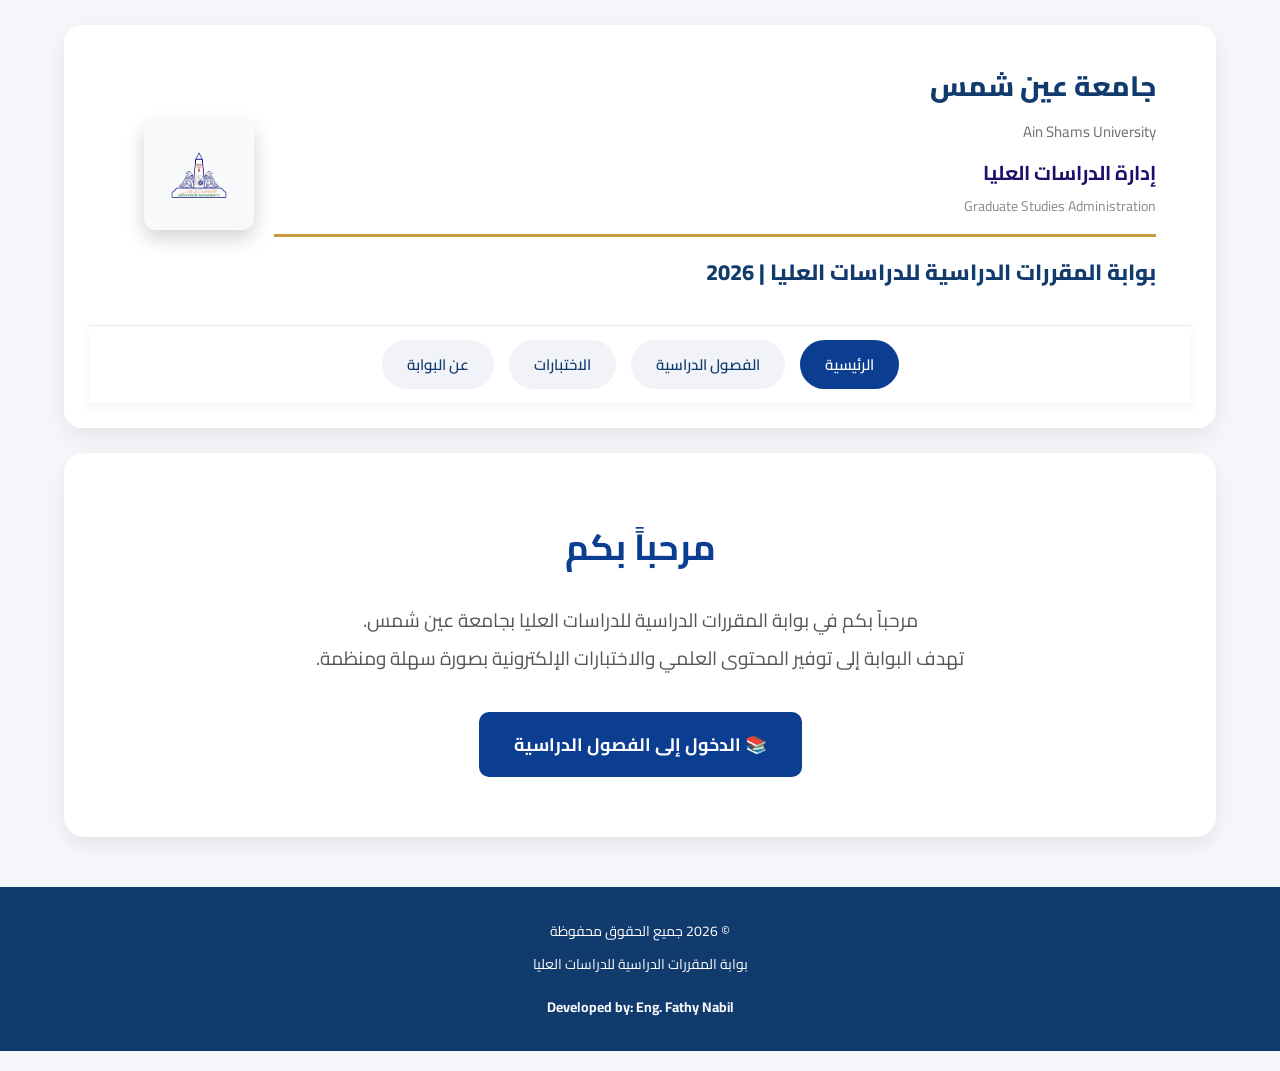
<file: index.html>
<!DOCTYPE html>
<html lang="ar" dir="rtl">

<head>

    <meta charset="UTF-8">
    <meta name="viewport" content="width=device-width, initial-scale=1.0">

    <title>بوابة المقررات الدراسية للدراسات العليا | 2026</title>

    <link rel="preconnect" href="https://fonts.googleapis.com">
    <link rel="preconnect" href="https://fonts.gstatic.com" crossorigin>

    <link href="https://fonts.googleapis.com/css2?family=Cairo:wght@300;400;600;700;800&display=swap"
        rel="stylesheet">

    <link rel="stylesheet" href="style.css">

</head>

<body>

    <div class="container">
        
       

<header class="header">

    <div class="header-content">

        <div class="header-text">

            <h2>جامعة عين شمس</h2>

            <h3>Ain Shams University</h3>

            <p>إدارة الدراسات العليا</p>

            <span>Graduate Studies Administration</span>

            <div class="line"></div>

            <h1>بوابة المقررات الدراسية للدراسات العليا | 2026</h1>

        </div>


        <div class="header-logo">

            <img src="assets/images/logo.png" alt="Ain Shams University">

        </div>

    </div>


    <nav class="navbar">

        <a href="index.html"class="active">الرئيسية</a>

        <a href="terms.html">الفصول الدراسية</a>

        <a href="quizzes.html">الاختبارات</a>

        <a href="about.html">عن البوابة</a>

    </nav>


</header>

       <section class="hero-home">

                <h2>مرحباً بكم</h2>

                <p>
                    مرحباً بكم في بوابة المقررات الدراسية للدراسات العليا بجامعة عين شمس.<br>
                    تهدف البوابة إلى توفير المحتوى العلمي والاختبارات الإلكترونية بصورة
                    سهلة ومنظمة.
                </p>

                <a href="terms.html" class="start-btn">
                    📚 الدخول إلى الفصول الدراسية
                </a>

        </section>
    </div>

<footer>

    <p>© 2026 جميع الحقوق محفوظة</p>

    <p>بوابة المقررات الدراسية للدراسات العليا</p>

    <p class="developer">
        Developed by: <strong>Eng. Fathy Nabil</strong>
    </p>

</footer>
</body>

</html>
</file>
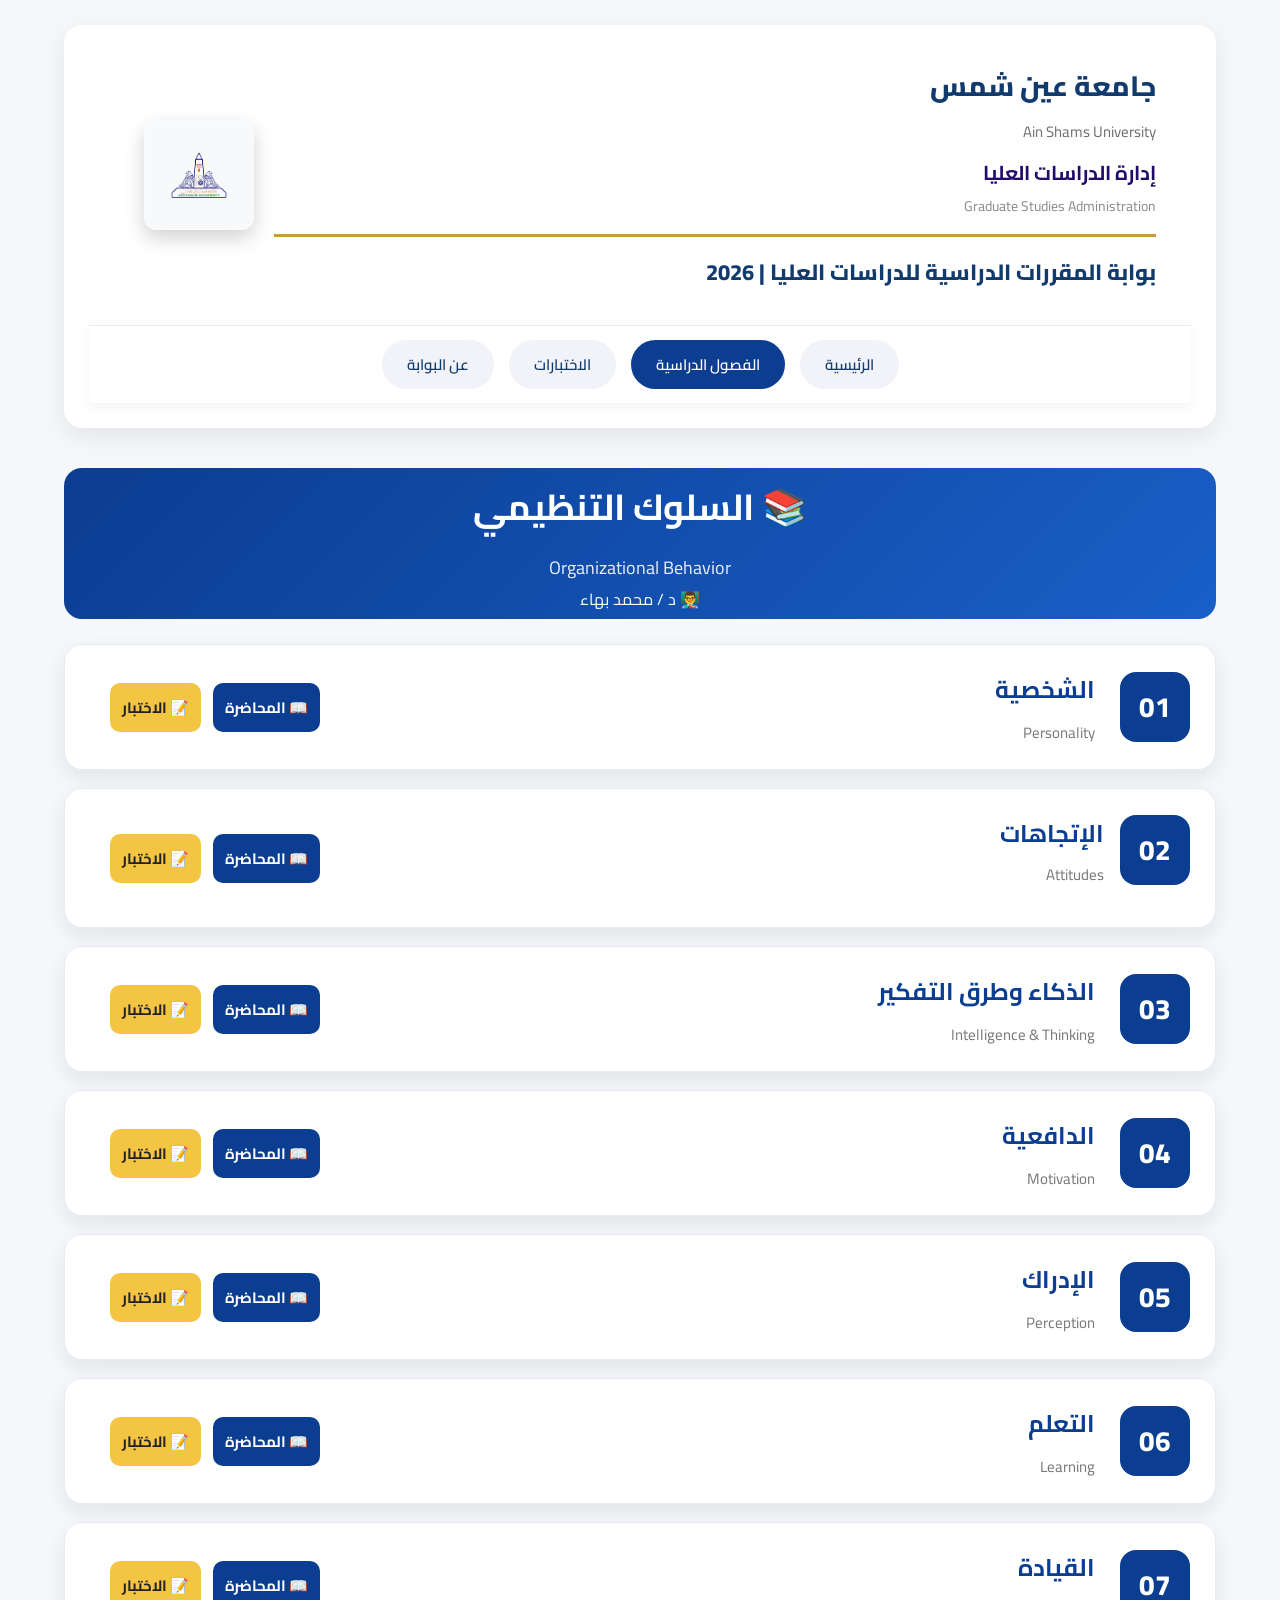
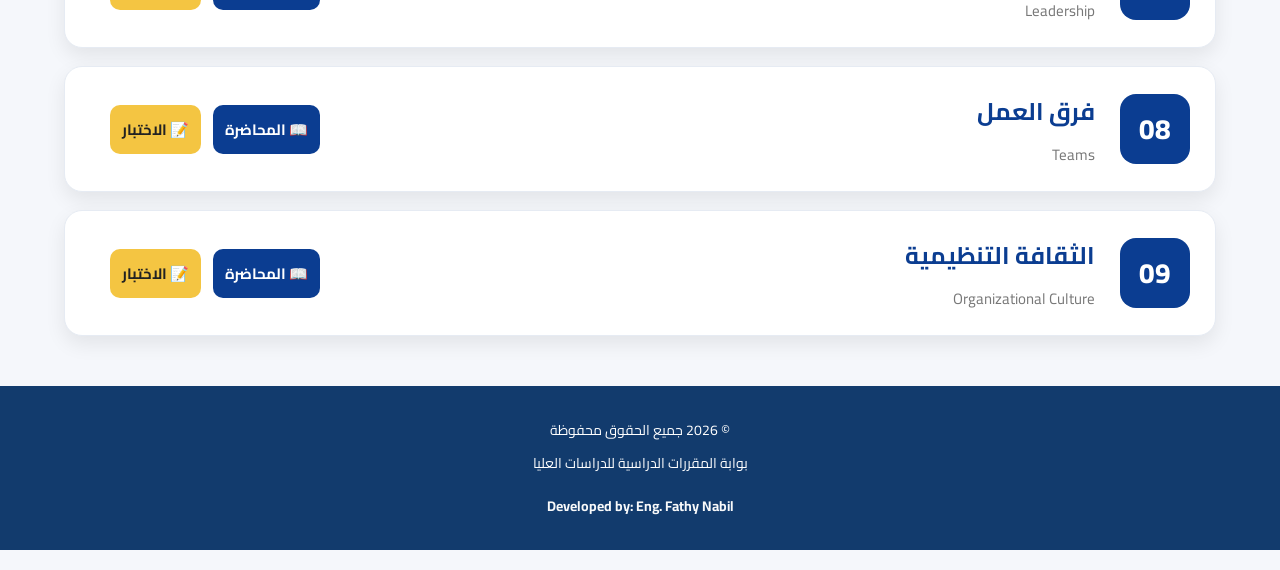
<file: ob.html>
<!DOCTYPE html>
<html lang="ar" dir="rtl">

<head>

    <meta charset="UTF-8">
    <meta name="viewport" content="width=device-width, initial-scale=1.0">

    <title>السلوك التنظيمي | بوابة المقررات الدراسية</title>

    <link rel="preconnect" href="https://fonts.googleapis.com">
    <link rel="preconnect" href="https://fonts.gstatic.com" crossorigin>

    <link href="https://fonts.googleapis.com/css2?family=Cairo:wght@300;400;600;700;800&display=swap"
        rel="stylesheet">

    <link rel="stylesheet" href="style.css">

</head>


<body>


<div class="container">


<header class="header">

    <div class="header-content">

        <div class="header-text">

            <h2>جامعة عين شمس</h2>

            <h3>Ain Shams University</h3>

            <p>إدارة الدراسات العليا</p>

            <span>Graduate Studies Administration</span>

            <div class="line"></div>

            <h1>بوابة المقررات الدراسية للدراسات العليا | 2026</h1>

        </div>


        <div class="header-logo">

            <img src="assets/images/logo.png" alt="Ain Shams University">

        </div>

    </div>


    <nav class="navbar">

        <a href="index.html">الرئيسية</a>

        <a href="terms.html" class="active">الفصول الدراسية</a>

        <a href="quizzes.html">الاختبارات</a>

        <a href="about.html">عن البوابة</a>

    </nav>


</header>



<main class="course-page">

<section class="course-banner">

    <h1>📚 السلوك التنظيمي</h1>

    <h2>Organizational Behavior</h2>

    <p class="course-doctor">
        👨‍🏫 د / محمد بهاء
    </p>

</section>

<section class="chapters-container">

<div class="chapter-card">

    <div class="chapter-number">01</div>

    <div class="chapter-content">
        <h3>الشخصية</h3>
        <p>Personality</p>
    </div>

    <div class="chapter-actions">
        <a href="assets/pdf/ob/ch1.pdf" target="_blank" class="study-btn">📖 المحاضرة</a>
        <a href="https://forms.gle/ivqdMfSQ8qdN1Lbs5" target="_blank" class="exam-btn">📝 الاختبار </a>

    </div>

</div>

<div class="chapter-card">

    <div class="chapter-top">

        <span class="chapter-number">02</span>

        <div class="chapter-title">

            <h3>الإتجاهات</h3>

            <p>Attitudes</p>

        </div>

    </div>

    <div class="chapter-actions">
        <a href="assets/pdf/ob/ch2.pdf" target="_blank" class="study-btn">📖 المحاضرة</a>
        <a href="https://forms.gle/GEihJ6J3zWGhhs5w6" target="_blank" class="exam-btn">📝 الاختبار </a>
    </div>

</div>

<div class="chapter-card">

    <div class="chapter-number">03</div>

    <div class="chapter-content">
        <h3>الذكاء وطرق التفكير</h3>
        <p>Intelligence & Thinking</p>
    </div>

    <div class="chapter-actions">
        <a href="assets/pdf/ob/ch3.pdf" target="_blank" class="study-btn">📖 المحاضرة</a>
        <a href="https://forms.gle/hsd3jBK8pvMdKmKX9" target="_blank" class="exam-btn">📝 الاختبار </a>
    </div>

</div>

<div class="chapter-card">

    <div class="chapter-number">04</div>

    <div class="chapter-content">
        <h3>الدافعية</h3>
        <p>Motivation</p>
    </div>

    <div class="chapter-actions">
        <a href="#" class="study-btn">📖 المحاضرة</a>
        <a href="#" class="exam-btn">📝 الاختبار</a>
    </div>

</div>

<div class="chapter-card">

    <div class="chapter-number">05</div>

    <div class="chapter-content">
        <h3>الإدراك</h3>
        <p>Perception</p>
    </div>

    <div class="chapter-actions">
        <a href="#" class="study-btn">📖 المحاضرة</a>
        <a href="#" class="exam-btn">📝 الاختبار</a>
    </div>

</div>

<div class="chapter-card">

    <div class="chapter-number">06</div>

    <div class="chapter-content">
        <h3>التعلم</h3>
        <p>Learning</p>
    </div>

    <div class="chapter-actions">
        <a href="#" class="study-btn">📖 المحاضرة</a>
        <a href="#" class="exam-btn">📝 الاختبار</a>
    </div>

</div>

<div class="chapter-card">

    <div class="chapter-number">07</div>

    <div class="chapter-content">
        <h3>القيادة</h3>
        <p>Leadership</p>
    </div>

    <div class="chapter-actions">
        <a href="#" class="study-btn">📖 المحاضرة</a>
        <a href="#" class="exam-btn">📝 الاختبار</a>
    </div>

</div>

<div class="chapter-card">

    <div class="chapter-number">08</div>

    <div class="chapter-content">
        <h3>فرق العمل</h3>
        <p>Teams</p>
    </div>

    <div class="chapter-actions">
        <a href="#" class="study-btn">📖 المحاضرة</a>
        <a href="#" class="exam-btn">📝 الاختبار</a>
    </div>

</div>

<div class="chapter-card">

    <div class="chapter-number">09</div>

    <div class="chapter-content">
        <h3>الثقافة التنظيمية</h3>
        <p>Organizational Culture</p>
    </div>

    <div class="chapter-actions">
        <a href="#" class="study-btn">📖 المحاضرة</a>
        <a href="#" class="exam-btn">📝 الاختبار</a>
    </div>

</div>

</section>


</main>



</div>



<footer>

    <p>© 2026 جميع الحقوق محفوظة</p>

    <p>بوابة المقررات الدراسية للدراسات العليا</p>

    <p class="developer">
        Developed by: <strong>Eng. Fathy Nabil</strong>
    </p>

</footer>



</body>

</html>
</file>
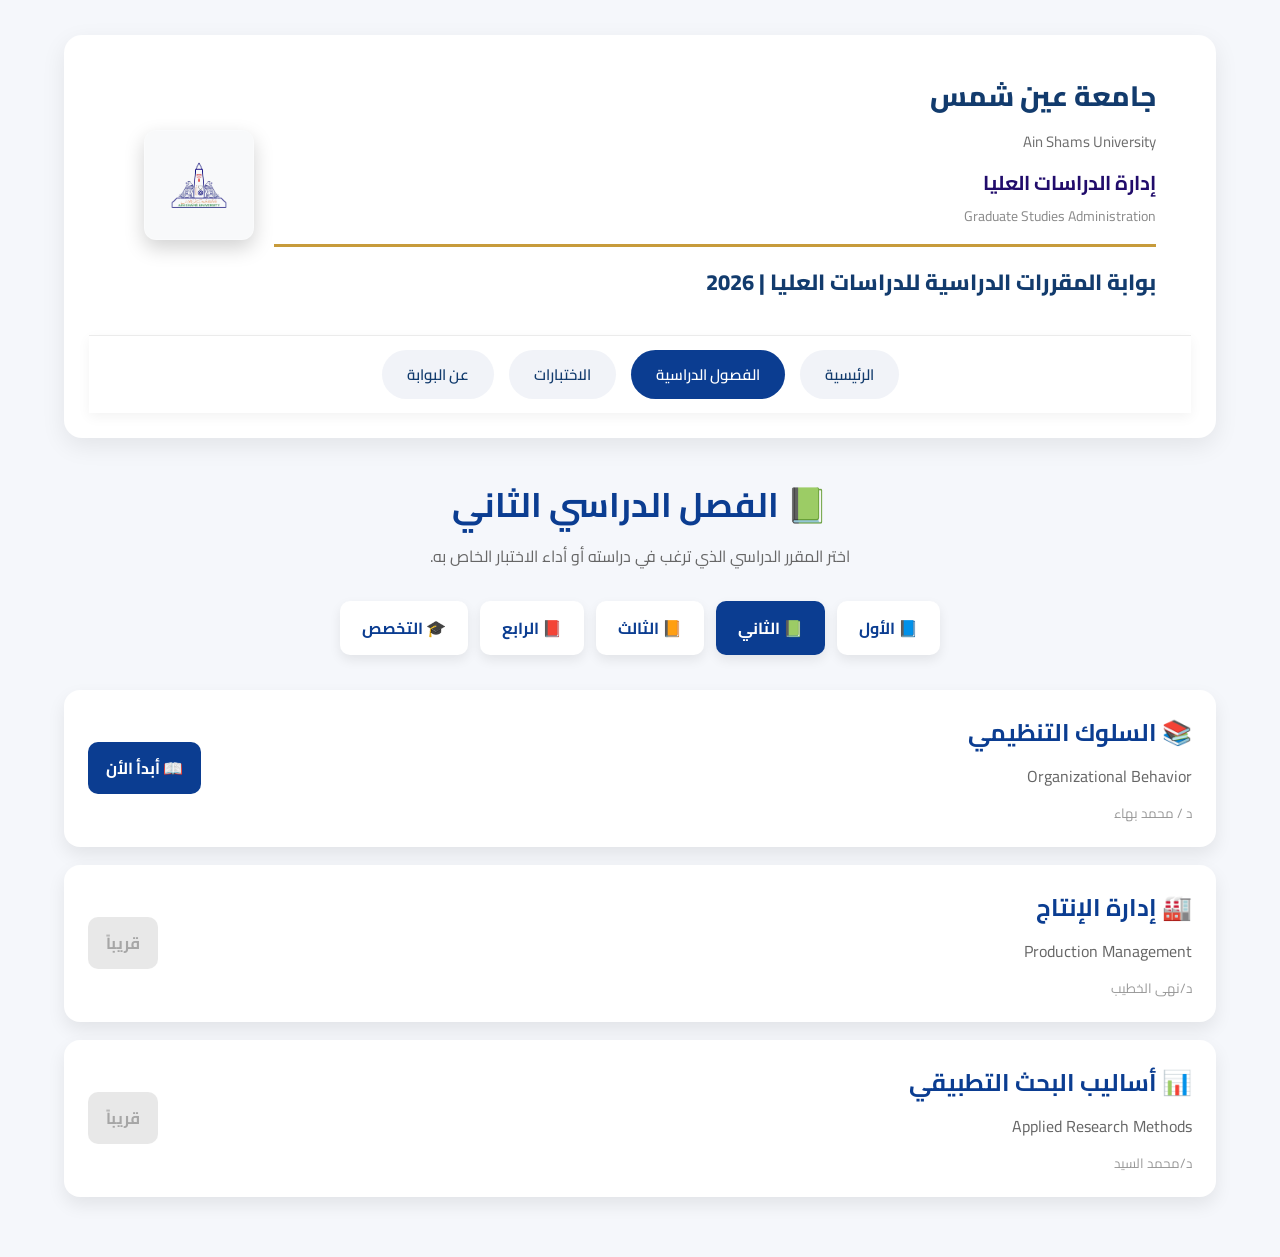
<file: term2.html>
<!DOCTYPE html>
<html lang="ar" dir="rtl">

<head>

    <meta charset="UTF-8">
    <meta name="viewport" content="width=device-width, initial-scale=1.0">

    <title>بوابة المقررات الدراسية للدراسات العليا | 2026</title>

    <section class="page-title">


</section>

    <link rel="preconnect" href="https://fonts.googleapis.com">
    <link rel="preconnect" href="https://fonts.gstatic.com" crossorigin>

    <link href="https://fonts.googleapis.com/css2?family=Cairo:wght@300;400;600;700;800&display=swap"
        rel="stylesheet">

    <link rel="stylesheet" href="style.css">

</head>

<body>

    <div class="container">

      <header class="header">

    <div class="header-content">

        <div class="header-text">

            <h2>جامعة عين شمس</h2>

            <h3>Ain Shams University</h3>

            <p>إدارة الدراسات العليا</p>

            <span>Graduate Studies Administration</span>

            <div class="line"></div>

            <h1>بوابة المقررات الدراسية للدراسات العليا | 2026</h1>

        </div>

        <div class="header-logo">

            <img src="assets/images/logo.png" alt="Ain Shams University">

        </div>

    </div>

    <nav class="navbar">

        <a href="index.html">الرئيسية</a>

        <a href="terms.html"class="active">الفصول الدراسية</a>

        <a href="quizzes.html">الاختبارات</a>

        <a href="about.html">عن البوابة</a>

    </nav>

</header> 

 <section class="page-title">

    <h2>📗 الفصل الدراسي الثاني</h2>

    <p>
        اختر المقرر الدراسي الذي ترغب في دراسته أو أداء الاختبار الخاص به.
    </p>

</section>

<section class="semester-tabs">

    <a href="term1.html">📘 الأول</a>

    <a href="term2.html" class="active">📗 الثاني</a>

    <a href="term3.html">📙 الثالث</a>

    <a href="term4.html">📕 الرابع</a>

    <a href="specialization.html">🎓 التخصص</a>

</section>

<section class="subjects">

<div class="subject-card" onclick="location.href='ob.html'">

        <div class="subject-info">

            <h3>📚 السلوك التنظيمي</h3>

            <p>Organizational Behavior</p>

            <small>د / محمد بهاء</small>

        </div>

        <div class="subject-buttons">

            <a href="ob.html" class="study-btn">
                📖 أبدأ الأن
            </a>


        </div>

    </div>

    <div class="subject-card">

        <div class="subject-info">

            <h3>🏭 إدارة الإنتاج</h3>

            <p>Production Management</p>

            <small>د/نهى الخطيب</small>

        </div>

        <div class="subject-buttons">

            <a href="#" class="study-btn disabled">
                قريباً
            </a>


        </div>

    </div>

    <div class="subject-card">

        <div class="subject-info">

            <h3>📊 أساليب البحث التطبيقي</h3>

            <p>Applied Research Methods</p>

            <small>د/محمد السيد</small>

        </div>

        <div class="subject-buttons">

            <a href="#" class="study-btn disabled">
                قريباً
            </a>


        </div>

    </div>

</section>


</section>

    </div>

</body>

</html>
</file>
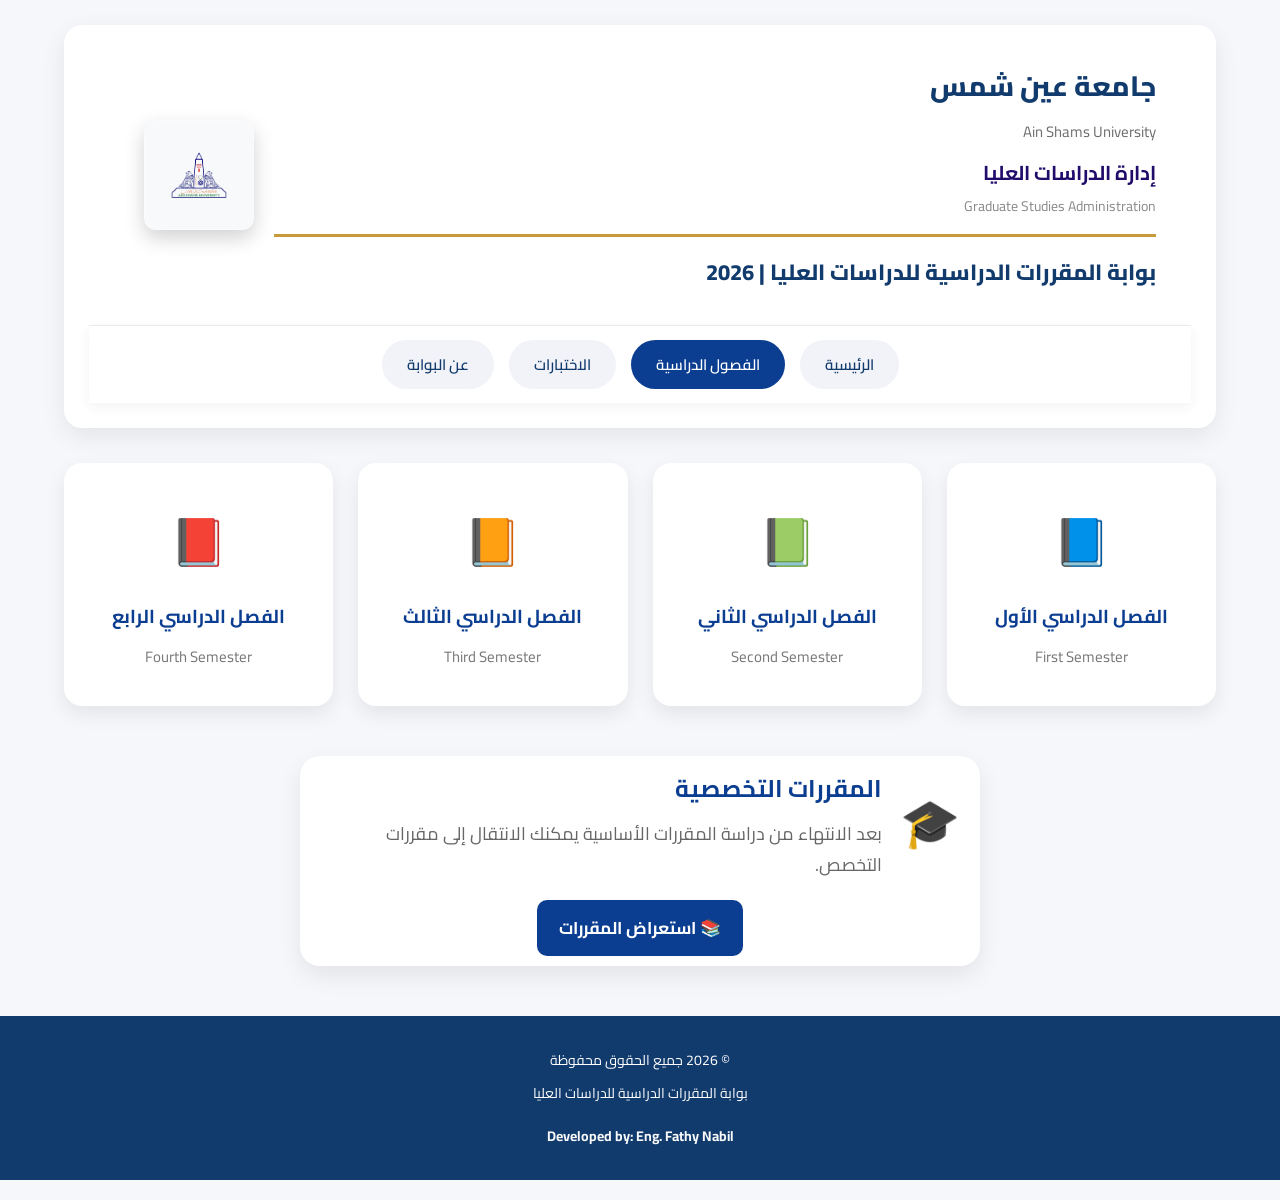
<file: terms.html>
<!DOCTYPE html>
<html lang="ar" dir="rtl">

<head>

    <meta charset="UTF-8">
    <meta name="viewport" content="width=device-width, initial-scale=1.0">

    <title>بوابة المقررات الدراسية للدراسات العليا | 2026</title>

    <link rel="preconnect" href="https://fonts.googleapis.com">
    <link rel="preconnect" href="https://fonts.gstatic.com" crossorigin>

    <link href="https://fonts.googleapis.com/css2?family=Cairo:wght@300;400;600;700;800&display=swap"
        rel="stylesheet">

    <link rel="stylesheet" href="style.css">

</head>

<body>

    <div class="container">
        
       

<header class="header">

    <div class="header-content">

        <div class="header-text">

            <h2>جامعة عين شمس</h2>

            <h3>Ain Shams University</h3>

            <p>إدارة الدراسات العليا</p>

            <span>Graduate Studies Administration</span>

            <div class="line"></div>

            <h1>بوابة المقررات الدراسية للدراسات العليا | 2026</h1>

        </div>


        <div class="header-logo">

            <img src="assets/images/logo.png" alt="Ain Shams University">

        </div>

    </div>


    <nav class="navbar">

        <a href="index.html">الرئيسية</a>

        <a href="terms.html"class="active">الفصول الدراسية</a>

        <a href="quizzes.html">الاختبارات</a>

        <a href="about.html">عن البوابة</a>

    </nav>


</header>
<section class="terms-grid">

    <a href="term1.html" class="term-card">

        <span>📘</span>

        <h3>الفصل الدراسي الأول</h3>

        <p>First Semester</p>

    </a>

    <a href="term2.html" class="term-card">

        <span>📗</span>

        <h3>الفصل الدراسي الثاني</h3>

        <p>Second Semester</p>

    </a>

    <a href="term3.html" class="term-card">

        <span>📙</span>

        <h3>الفصل الدراسي الثالث</h3>

        <p>Third Semester</p>

    </a>

    <a href="term4.html" class="term-card">

        <span>📕</span>

        <h3>الفصل الدراسي الرابع</h3>

        <p>Fourth Semester</p>

    </a>

</section>

<section class="specialization-section">

  <a href="specialization.html" class="specialization-card">

    <div class="special-header">

        <div class="special-icon">
            🎓
        </div>

        <div>

            <h2>المقررات التخصصية</h2>

            <p>
                بعد الانتهاء من دراسة المقررات الأساسية
                يمكنك الانتقال إلى مقررات التخصص.
            </p>

        </div>

    </div>

    <button class="special-btn">
        📚 استعراض المقررات
    </button>

</a>
</section>

    </div>

<footer>

    <p>© 2026 جميع الحقوق محفوظة</p>

    <p>بوابة المقررات الدراسية للدراسات العليا</p>

    <p class="developer">
        Developed by: <strong>Eng. Fathy Nabil</strong>
    </p>

</footer>
</body>

</html>
</file>
<file: style.css>
/* ==========================================
   Reset
========================================== */

*{
    margin:0;
    padding:0;
    box-sizing:border-box;
}

body{
    font-family:"Cairo",sans-serif;
    direction:rtl;
    background:#eef2f7;
    color:#333;
}

.container{
    width:90%;
    max-width:1100px;
    margin:30px auto;
}

/* ==========================================
   Header
========================================== */

.header{

    background:linear-gradient(135deg,#0B3D91,#174D87);

    border-radius:20px;

    overflow:hidden;

    box-shadow:0 12px 30px rgba(0,0,0,.18);

}

.header-content{

    height:250px;

    padding:20px 35px;

    display:flex;

    justify-content:space-between;

    align-items:center;

    color:#210c6b;

}

.header-text{

    flex:1;

}

.header-text h2{

    font-size:32px;

    font-weight:800;

    margin-bottom:4px;

}

.header-text h3{

    font-size:15px;

    font-weight:400;

    opacity:.85;

}

.header-text p{

    margin-top:10px;

    font-size:20px;

    font-weight:700;

}

.header-text span{

    display:block;

    font-size:14px;

    opacity:.85;

    margin-top:2px;

}

.header-text h1{

    margin-top:18px;

    font-size:24px;

    font-weight:800;

    line-height:1.6;

}

.portal-year{

    display:block;

    margin-top:8px;

    font-size:15px;

    opacity:.9;

    letter-spacing:.5px;

}

.header-logo{

    width:150px;

    display:flex;

    justify-content:center;

    align-items:center;

}

.header-logo img{

    width:90px;

    background:#f8f9fa;

    padding:10px;

    border-radius:12px;

    border:1px solid rgba(255,255,255,.25);

    box-shadow:0 8px 20px rgba(0,0,0,.18);

    transition:.3s;
}

.header-logo img:hover{

    transform:scale(1.05);

}
/* ==========================================
   Navigation
========================================== */

.navbar{

    background:#ffffff;

    display:flex;

    justify-content:center;

    align-items:center;

    gap:15px;

    padding:14px 20px;

    border-top:1px solid rgba(0,0,0,.08);

    box-shadow:0 4px 12px rgba(0,0,0,.05);

}

.navbar a{

    text-decoration:none;

    color:#0B3D91;

    font-size:15px;

    font-weight:700;

    padding:10px 18px;

    border-radius:8px;

    transition:all .3s ease;

}

.navbar a:hover{

    background:#0B3D91;

    color:#ffffff;

}

.navbar a.active{

    background:#0B3D91;

    color:#ffffff;

}

/* ==========================================
   Courses
========================================== */

.courses{

    margin-top:25px;

    background:#fff;

    border-radius:20px;

    padding:30px;

    box-shadow:0 8px 20px rgba(0,0,0,.08);

}

.courses h2{

    color:#0B3D91;

    font-size:30px;

    font-weight:800;

    margin-bottom:25px;

}

.course{

    display:flex;

    justify-content:space-between;

    align-items:center;

    text-decoration:none;

    color:#333;

    padding:14px 18px;

    border-bottom:1px solid #ececec;

    transition:.25s;

}

.course:last-child{

    border-bottom:none;

}

.course:hover{

    background:#f7fbff;

    border-radius:12px;

}

.course h3{

    font-size:20px;

    margin-bottom:5px;

}

.course p{

    color:#777;

    font-size:14px;

}

.course span{

    background:#0B3D91;

    color:#fff;

    padding:10px 22px;

    border-radius:8px;

    font-size:15px;

    font-weight:700;

}

.course:hover span{

    background:#F4C542;

    color:#0B3D91;

}

.disabled{

    opacity:.65;

}

.disabled span{

    background:#999;

}

/* ==========================================
   Footer
========================================== */

footer{

    margin:30px 0 20px;

    text-align:center;

    color:#666;

    font-size:14px;

    line-height:2;

}

footer p{

    margin:4px 0;

}

footer .developer{

    color:#f8f9fa;

    font-weight:700;

}

/* ==========================================
   Responsive
========================================== */

@media(max-width:768px){

.header-content{

    height:auto;

    flex-direction:column-reverse;

    text-align:center;

    padding:25px;

}

.header-logo{

    width:auto;

}

.header-logo img{

    width:75px;

}



.header-text h2{

    font-size:26px;

}

.header-text h1{

    font-size:20px;

}

.navbar{

    flex-wrap:wrap;

    gap:8px;

}

.course{

    flex-direction:column;

    text-align:center;

    gap:15px;

}

}
/* ==========================================
   Home Page
========================================== */

.hero-home{

    background:#fff;

    margin-top:25px;

    padding:60px 40px;

    border-radius:20px;

    text-align:center;

    box-shadow:0 8px 20px rgba(0,0,0,.08);

}

.hero-home h2{

    color:#0B3D91;

    font-size:36px;

    margin-bottom:20px;

}

.hero-home p{

    max-width:700px;

    margin:0 auto 35px;

    font-size:19px;

    line-height:2;

    color:#555;

}

.start-btn{

    display:inline-block;

    background:#0B3D91;

    color:#fff;

    text-decoration:none;

    padding:16px 35px;

    border-radius:10px;

    font-size:18px;

    font-weight:700;

    transition:.3s;

}

.start-btn:hover{

    background:#F4C542;

    color:#0B3D91;

}

/* =========================
   General
========================= */

* {
    box-sizing: border-box;
}

body {
    margin: 0;
    padding: 0;
    font-family: "Cairo", sans-serif;
    background: #f5f7fb;
    color: #222;
}


.container {
    width: 90%;
    max-width: 1200px;
    margin: auto;
}



/* =========================
   Header
========================= */

.header {
    background: white;
    margin-top: 25px;
    border-radius: 18px;
    padding: 25px;
    box-shadow: 0 8px 25px rgba(0,0,0,.08);
}


.header-content {

    display: flex;
    align-items: center;
    justify-content: space-between;

}


.header-text {
    text-align: right;
}


.header-text h2 {

    margin: 0;
    font-size: 28px;
    color: #123b6d;

}


.header-text h3 {

    margin: 5px 0;
    color: #555;

}


.header-text p {

    margin: 8px 0 0;
    font-weight: 700;

}


.header-text span {

    color:#777;

}



.line {

    height: 3px;
    width: 100%;
    background:#c79b3b;
    margin:15px 0;

}



.header-text h1 {

    font-size: 22px;
    color:#123b6d;

}



.header-logo img {

    width:110px;

}



/* =========================
   Navbar
========================= */

.navbar {

    margin-top:25px;
    display:flex;
    justify-content:center;
    gap:15px;
    flex-wrap:wrap;

}



.navbar a {

    text-decoration:none;
    padding:10px 25px;
    border-radius:25px;
    color:#123b6d;
    background:#f1f3f8;
    font-weight:600;

}



.navbar a:hover,
.navbar .active {

    background:#123b6d;
    color:white;

}



/* =========================
   Course Page
========================= */


.course-page {

    margin-top:40px;

}



.course-title {

    background:white;
    padding:5px 25px;
    border-radius:15px;
    text-align:Right;

    box-shadow:0 5px 15px rgba(0,0,0,.06);

}


.course-title h1 {

    font-size:18px;
    margin:5 0 3px;
    color:#123b6d;

}


.course-title h2 {

    font-size:14px;
    margin:0 0 5px;
    color:#777;

}


.course-title p {

    margin:0;
    font-size:15px;
    font-weight:700;
    color:#333;

}



.divider {

    height:2px;
    background:#c79b3b;
    margin:35px 0;

}



/* =========================
   Chapters
========================= */


.chapter {

    background:white;
    padding:25px;
    margin-bottom:25px;
    border-radius:15px;

    box-shadow:
    0 6px 18px rgba(0,0,0,.06);

}



.chapter h2 {

    margin:0;
    color:#123b6d;

}



.chapter h3 {

    margin:10px 0 20px;
    color:#555;

}



.buttons {

    display:flex;
    gap:15px;
    flex-wrap:wrap;

}



.buttons a {

    text-decoration:none;
    padding:12px 25px;
    border-radius:30px;
    font-weight:700;
    transition:.3s;

}



/* Study Button */

.study-btn {

    background:#123b6d;
    color:white;

}



.study-btn:hover {

    background:#0d294c;

}



/* Exam Button */

.exam-btn {

    background:#c79b3b;
    color:white;

}



.exam-btn:hover {

    background:#a87f25;

}



/* =========================
   Footer
========================= */


footer {

    margin-top:50px;
    background:#123b6d;
    color:white;
    text-align:center;
    padding:25px;

}



footer p {

    margin:5px;

}



.developer {

    margin-top:15px;

}



/* =========================
   Mobile
========================= */


@media(max-width:700px){


.header-content {

    flex-direction:column-reverse;
    text-align:center;

}


.header-text {

    text-align:center;

}


.header-text h1 {

    font-size:18px;

}



.header-logo img {

    width:90px;

}


.buttons {

    flex-direction:column;

}


.buttons a {

    text-align:center;

}


}

.chapters-grid {

    display:grid;
    grid-template-columns:repeat(3, 1fr);
    gap:20px;

}



.chapter-card{

    background:#fff;

    border:1px solid #e6ebf3;

    border-radius:18px;

    padding:18px;

    box-shadow:0 4px 12px rgba(0,0,0,.05);

    transition:.3s;

}

.chapter-card:hover{

    transform:translateY(-4px);

    box-shadow:0 10px 24px rgba(0,0,0,.08);

}

.chapter-top{

    display:flex;

    align-items:center;

    gap:16px;

    margin-bottom:16px;

}

.chapter-number{

    width:50px;

    height:50px;

    border-radius:12px;

    background:#0B3D91;

    color:#fff;

    display:flex;

    justify-content:center;

    align-items:center;

    font-size:22px;

    font-weight:800;

    flex-shrink:0;

}

.chapter-title h3{

    margin:0;

    color:#0B3D91;

    font-size:24px;

}

.chapter-title p{

    margin-top:4px;

    color:#777;

    font-size:15px;

}

.chapter-actions{

    display:flex;

    gap:8px;

    width:230px;

}

.chapter-actions a{

    padding:10px 12px;

    font-size:15px;

}
.chapter-card{

    min-height:120px;
    padding:14px 18px;

}

@media(max-width:900px){

.chapters-grid{
    grid-template-columns:repeat(2,1fr);
}

}


@media(max-width:600px){

.chapters-grid{
    grid-template-columns:1fr;
}

}
/*==========================================
TERMS PAGE
==========================================*/

.terms-grid{

    display:grid;

    grid-template-columns:repeat(auto-fit,minmax(260px,1fr));

    gap:25px;

    margin:35px 0 50px;

}

.term-card{

    background:#fff;

    text-decoration:none;

    color:#333;

    border-radius:18px;

    padding:35px 25px;

    text-align:center;

    box-shadow:0 8px 20px rgba(0,0,0,.08);

    transition:.3s;

}

.term-card:hover{

    transform:translateY(-8px);

    box-shadow:0 15px 30px rgba(0,0,0,.12);

}

.term-card span{

    font-size:46px;

    display:block;

    margin-bottom:15px;

}

.term-card h3{

    color:#0B3D91;

    margin-bottom:8px;

}

.term-card p{

    color:#777;

    font-size:15px;

}
/*==========================================
SPECIALIZATION
==========================================*/

.specialization-section{

    margin:35px 0 30px;

}

.specialization-card{


    display:block;

    max-width:680px;

    margin:auto;

    background:#ffffff;

    text-decoration:none;

    color:inherit;

    text-align:center;

    padding:10px 20px;

    border-radius:20px;

    box-shadow:0 10px 25px rgba(0,0,0,.08);

    transition:.35s;

}

.specialization-card:hover{

    transform:translateY(-6px);

    box-shadow:0 18px 35px rgba(0,0,0,.12);

}

.special-icon{

    font-size:30px;

    margin-bottom:3px;

}

.specialization-card h2{

    color:#0B3D91;

    font-size:24px;

    margin-bottom:8px;

}

.specialization-card p{

    color:#666;

    font-size:18px;

    line-height:2;

    margin-bottom:18px;

}

.specialization-card small{

    display:block;

    color:#888;

    font-size:14px;

    margin-bottom:15px;

}

.special-btn{

    background:#0B3D91;

    color:#fff;

    border:none;

    padding:12px 22px;

    border-radius:10px;

    font-family:'Cairo',sans-serif;

    font-size:17px;

    font-weight:700;

    cursor:pointer;

    transition:.3s;

}

.special-btn:hover{

    background:#F4C542;

    color:#0B3D91;

}
.special-header{

    display:flex;

    align-items:center;

    gap:18px;

    margin-bottom:20px;

    text-align:right;

}

.special-icon{

    font-size:48px;

    flex-shrink:0;

}

.special-header h2{

    margin-bottom:8px;

    color:#0B3D91;

}

.special-header p{

    margin:0;

    color:#666;

    line-height:1.7;

}
/*==========================
Semester Tabs
==========================*/

.semester-tabs{

    display:flex;

    justify-content:center;

    gap:12px;

    flex-wrap:wrap;

    margin:30px 0;

}

.semester-tabs a{

    background:#ffffff;

    color:#0B3D91;

    text-decoration:none;

    padding:12px 22px;

    border-radius:10px;

    font-weight:700;

    transition:.3s;

    box-shadow:0 5px 12px rgba(0,0,0,.08);

}

.semester-tabs a:hover{

    background:#0B3D91;

    color:#fff;

}

.semester-tabs .active{

    background:#0B3D91;

    color:#fff;

}

/*==========================
Subjects
==========================*/

.subjects{

    margin:35px 0 60px;

}

.subject-card{

    background:#fff;

    border-radius:16px;

    padding:20px 24px;

    margin-bottom:18px;

    display:flex;

    justify-content:space-between;

    align-items:center;

    box-shadow:0 8px 18px rgba(0,0,0,.08);

}

.subject-info h3{

    color:#0B3D91;

    margin-bottom:6px;

        font-size:24px;

}

.subject-info p{

    color:#666;

    margin-bottom:6px;

}

.subject-info small{

    color:#999;

}

.subject-buttons{

    display:flex;

    gap:12px;

}

.study-btn,
.exam-btn{

    text-decoration:none;

    padding:10px 18px;

    border-radius:8px;

    font-weight:700;

    transition:.3s;

}

.study-btn{

    background:#0B3D91;

    color:#fff;

}

.exam-btn{

    background:#F4C542;

    color:#222;

}

.study-btn:hover{

    background:#082d69;

}

.exam-btn:hover{

    background:#d8ac2f;

}

.disabled{

    background:#ddd !important;

    color:#777 !important;

    pointer-events:none;

}

/*==========================================
NEW CHAPTER CARD
==========================================*/

.chapter-card{

    background:#ffffff;

    border-radius:18px;

    padding:22px 25px;

    display:flex;

    align-items:center;

    justify-content:space-between;

    gap:25px;

    box-shadow:0 8px 20px rgba(0,0,0,.08);

    transition:.3s;

    margin-bottom:18px;

}

.chapter-card:hover{

    transform:translateY(-5px);

    box-shadow:0 15px 30px rgba(0,0,0,.12);

}

.chapter-number{

    width:70px;

    height:70px;

    background:#0B3D91;

    color:#fff;

    border-radius:16px;

    display:flex;

    justify-content:center;

    align-items:center;

    font-size:28px;

    font-weight:800;

    flex-shrink:0;

}

.chapter-content{

    flex:1;

}

.chapter-content h3{

    margin:0;

    color:#0B3D91;

    font-size:24px;

}

.chapter-content p{

    margin-top:6px;

    color:#777;

    font-size:15px;

}

.chapter-actions{

    display:flex;

    gap:12px;

}

.study-btn,
.exam-btn{

    text-decoration:none;

    padding:11px 18px;

    border-radius:10px;

    font-weight:700;

    transition:.3s;

}

.study-btn{

    background:#0B3D91;

    color:#fff;

}

.study-btn:hover{

    background:#082d69;

}

.exam-btn{

    background:#F4C542;

    color:#222;

}

.exam-btn:hover{

    background:#ddb02b;

}

/*==========================================
COURSE BANNER
==========================================*/

.course-banner{

    background:linear-gradient(135deg,#0B3D91,#195fc8);

    color:#fff;

    text-align:center;

    padding:5px;

    border-radius:18px;

    margin:35px auto 25px;

}

.course-banner h1{

    font-size:36px;

    margin-bottom:10px;

}

.course-banner h2{

    font-size:18px;

    font-weight:400;

    opacity:.9;

}

/*==========================================
INFO CARDS
==========================================*/

.course-info{

    display:grid;

grid-template-columns:repeat(auto-fit,minmax(320px,1fr));

    gap:18px;

    margin-bottom:40px;

}

.info-card{

    background:#fff;

    border-radius:16px;

    padding:22px;

    text-align:center;

    box-shadow:0 8px 20px rgba(0,0,0,.08);

}

.info-card span{

    font-size:34px;

}

.info-card h4{

    color:#0B3D91;

    margin:10px 0 8px;

}

.info-card p{

    color:#666;

}
.page-title{

    text-align:center;

    margin:35px auto 25px;

}

.page-title h2{

    font-size:34px;

    color:#0B3D91;

    margin-bottom:6px;

}

.page-title h3{

    color:#6b7280;

    font-size:18px;

    font-weight:600;

    margin-bottom:12px;

}

.page-title p{

    color:#666;

    font-size:16px;

    max-width:700px;

    margin:auto;

    line-height:1.8;

}
</file>
